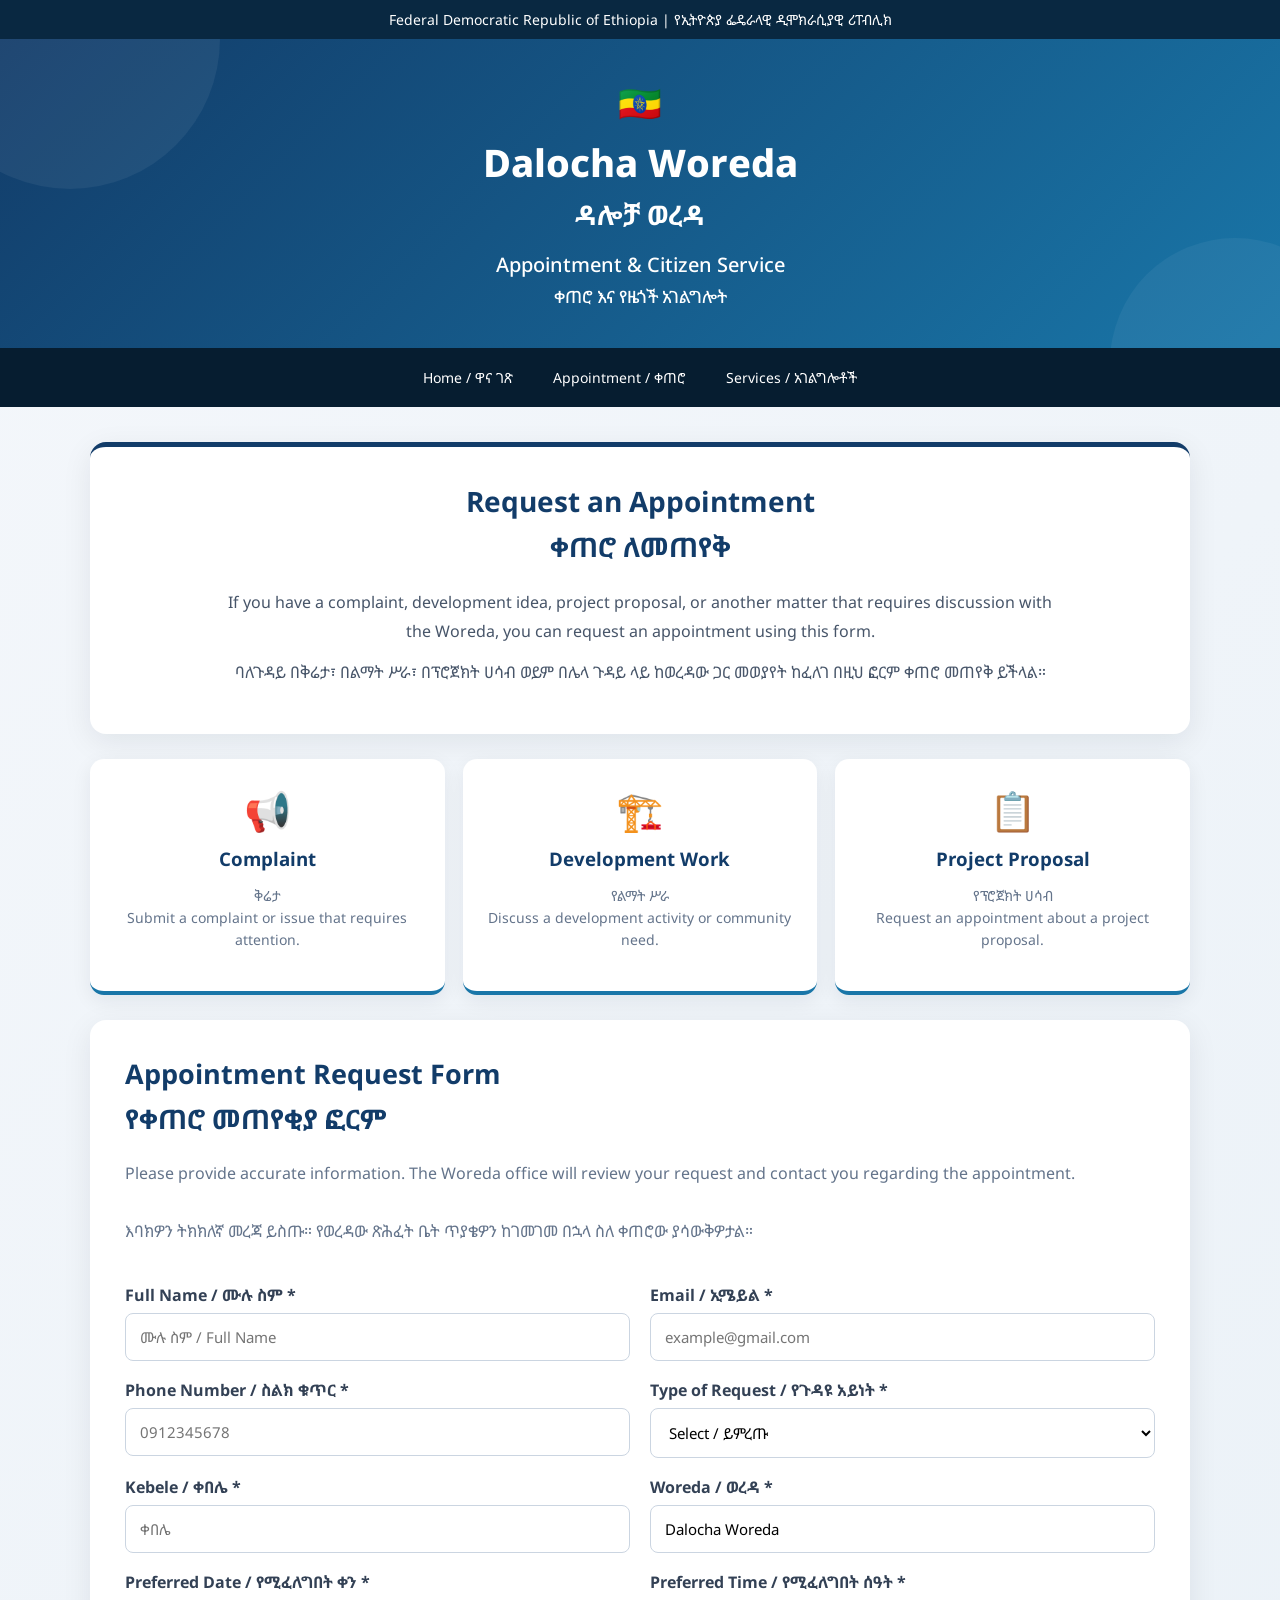
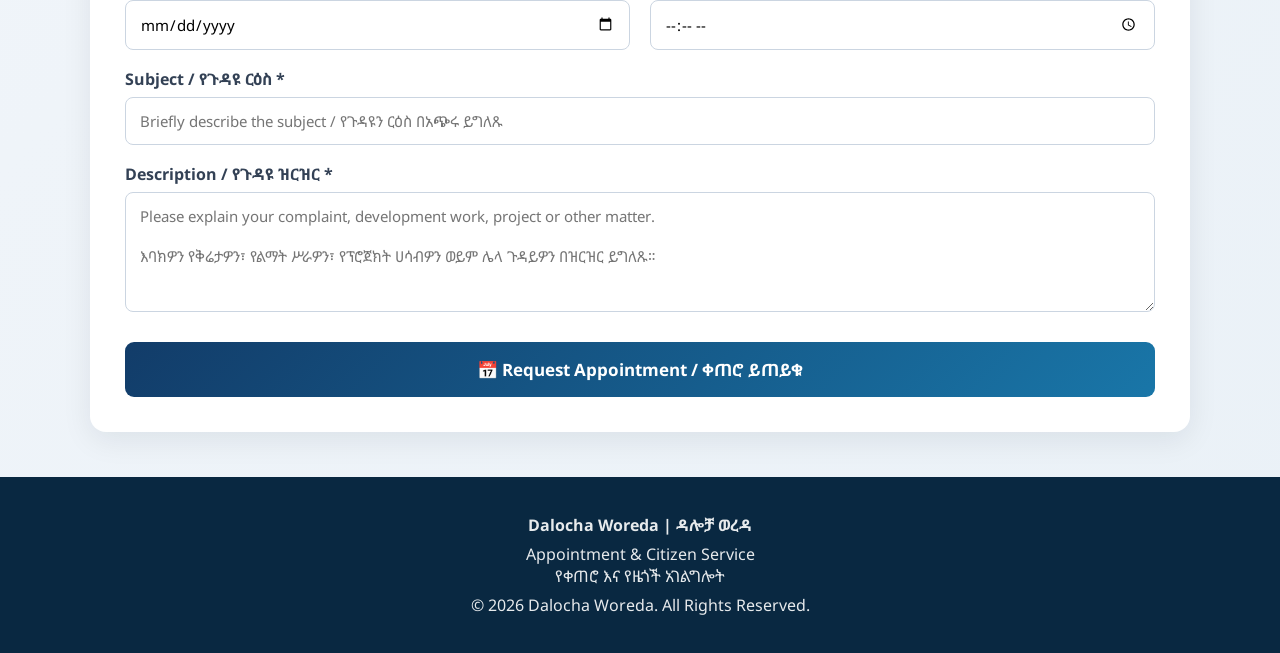
<file: appointment.html>
<!DOCTYPE html>
<html lang="en">

<head>

<meta charset="UTF-8">

<meta name="viewport"
      content="width=device-width, initial-scale=1.0">

<title>
Dalocha Woreda Appointment Service |
የዳሎቻ ወረዳ ቀጠሮ መያዣ አገልግሎት
</title>

<meta name="description"
content="Dalocha Woreda appointment and citizen service request system.">

<link rel="preconnect"
      href="https://fonts.googleapis.com">

<link rel="preconnect"
      href="https://fonts.gstatic.com"
      crossorigin>

<link href="https://fonts.googleapis.com/css2?family=Noto+Sans+Ethiopic:wght@400;500;600;700;800&display=swap"
      rel="stylesheet">

<style>

/* =========================
   GENERAL
========================= */

* {
    box-sizing: border-box;
}

body {
    margin: 0;

    font-family:
        "Noto Sans Ethiopic",
        Arial,
        sans-serif;

    background:
        linear-gradient(
            135deg,
            #f4f7fb,
            #eaf1f7
        );

    color: #1e293b;
}


/* =========================
   TOP BAR
========================= */

.top-bar {

    background: #092841;

    color: white;

    text-align: center;

    padding: 10px 15px;

    font-size: 14px;
}


/* =========================
   HEADER
========================= */

header {

    background:
        linear-gradient(
            135deg,
            #123c69,
            #1976a8
        );

    color: white;

    text-align: center;

    padding: 40px 20px;

    position: relative;

    overflow: hidden;
}

header::before {

    content: "";

    position: absolute;

    width: 300px;
    height: 300px;

    background:
        rgba(255,255,255,0.06);

    border-radius: 50%;

    top: -150px;
    left: -80px;
}

header::after {

    content: "";

    position: absolute;

    width: 250px;
    height: 250px;

    background:
        rgba(255,255,255,0.05);

    border-radius: 50%;

    right: -80px;
    bottom: -140px;
}

.header-content {

    position: relative;

    z-index: 2;

    max-width: 1000px;

    margin: auto;
}


/* =========================
   ETHIOPIA FLAG
========================= */

.flag {

    font-size: 35px;

    margin-bottom: 10px;
}


/* =========================
   HEADER TITLE
========================= */

header h1 {

    margin: 0;

    font-size: 38px;

    font-weight: 800;
}

.amharic-title {

    display: block;

    margin-top: 8px;

    font-size: 27px;

    font-weight: 700;
}

.subtitle {

    margin-top: 18px;

    font-size: 20px;

    font-weight: 500;
}

.subtitle-am {

    display: block;

    margin-top: 7px;

    font-size: 17px;
}


/* =========================
   NAVIGATION
========================= */

nav {

    background: #061d30;

    display: flex;

    justify-content: center;

    flex-wrap: wrap;

    gap: 6px;

    padding: 10px;
}

nav a {

    color: white;

    text-decoration: none;

    padding: 10px 17px;

    border-radius: 7px;

    transition: 0.25s;

    font-size: 14px;
}

nav a:hover {

    background: #185a8a;
}


/* =========================
   CONTAINER
========================= */

.container {

    width: 94%;

    max-width: 1100px;

    margin: 35px auto;
}


/* =========================
   INTRO CARD
========================= */

.intro {

    background: white;

    border-radius: 16px;

    padding: 35px;

    text-align: center;

    box-shadow:
        0 8px 30px
        rgba(15,23,42,0.08);

    border-top:
        5px solid #123c69;

    margin-bottom: 25px;
}

.intro h2 {

    color: #123c69;

    margin-top: 0;

    font-size: 28px;
}

.intro p {

    max-width: 850px;

    margin: 12px auto;

    line-height: 1.8;

    color: #475569;
}


/* =========================
   SERVICE TYPES
========================= */

.service-grid {

    display: grid;

    grid-template-columns:
        repeat(3, 1fr);

    gap: 18px;

    margin-bottom: 25px;
}

.service-card {

    background: white;

    padding: 25px;

    border-radius: 14px;

    text-align: center;

    box-shadow:
        0 6px 20px
        rgba(15,23,42,0.07);

    border-bottom:
        4px solid #1976a8;

    transition: 0.25s;
}

.service-card:hover {

    transform:
        translateY(-4px);

    box-shadow:
        0 10px 28px
        rgba(15,23,42,0.12);
}

.service-icon {

    font-size: 38px;

    margin-bottom: 10px;
}

.service-card h3 {

    color: #123c69;

    margin: 5px 0 8px;
}

.service-card p {

    color: #64748b;

    font-size: 14px;

    line-height: 1.6;
}


/* =========================
   FORM
========================= */

.form-container {

    background: white;

    border-radius: 16px;

    padding: 35px;

    box-shadow:
        0 8px 30px
        rgba(15,23,42,0.08);
}

.form-container h2 {

    margin-top: 0;

    color: #123c69;

    font-size: 27px;
}

.form-description {

    color: #64748b;

    line-height: 1.8;

    margin-bottom: 20px;
}

.form-row {

    display: grid;

    grid-template-columns:
        repeat(2, 1fr);

    gap: 20px;
}

.form-group {

    margin-top: 18px;
}

label {

    display: block;

    font-weight: 700;

    margin-bottom: 7px;

    color: #334155;
}

input,
select,
textarea {

    width: 100%;

    padding: 13px 14px;

    border:
        1px solid #cbd5e1;

    border-radius: 8px;

    font-family: inherit;

    font-size: 15px;

    background: white;
}

input:focus,
select:focus,
textarea:focus {

    outline: none;

    border-color: #1976a8;

    box-shadow:
        0 0 0 3px
        rgba(25,118,168,0.12);
}

textarea {

    min-height: 120px;

    resize: vertical;
}


/* =========================
   SUBMIT
========================= */

.submit-btn {

    width: 100%;

    border: none;

    background:
        linear-gradient(
            135deg,
            #123c69,
            #1976a8
        );

    color: white;

    padding: 16px;

    margin-top: 25px;

    border-radius: 9px;

    font-family: inherit;

    font-size: 17px;

    font-weight: 700;

    cursor: pointer;

    transition: 0.25s;
}

.submit-btn:hover {

    transform:
        translateY(-2px);

    box-shadow:
        0 7px 20px
        rgba(18,60,105,0.25);
}


/* =========================
   SUCCESS MESSAGE
========================= */

.success {

    display: none;

    background: #d1e7dd;

    color: #0f5132;

    padding: 20px;

    border-radius: 10px;

    margin-top: 20px;

    line-height: 1.8;
}


/* =========================
   FOOTER
========================= */

footer {

    background: #092841;

    color: white;

    text-align: center;

    padding: 30px 20px;

    margin-top: 45px;
}

footer p {

    margin: 7px 0;

    opacity: 0.9;
}


/* =========================
   MOBILE
========================= */

@media (max-width: 750px) {

    header h1 {
        font-size: 29px;
    }

    .amharic-title {
        font-size: 22px;
    }

    .service-grid {
        grid-template-columns: 1fr;
    }

    .form-row {
        grid-template-columns: 1fr;
        gap: 0;
    }

    .intro,
    .form-container {
        padding: 23px;
    }

    nav a {
        padding: 9px 12px;
    }

}

</style>

</head>


<body>


<!-- TOP BAR -->

<div class="top-bar">

    Federal Democratic Republic of Ethiopia
    |
    የኢትዮጵያ ፌዴራላዊ ዲሞክራሲያዊ ሪፐብሊክ

</div>


<!-- HEADER -->

<header>

<div class="header-content">

    <div class="flag">
        🇪🇹
    </div>

    <h1>

        Dalocha Woreda

        <span class="amharic-title">
            ዳሎቻ ወረዳ
        </span>

    </h1>

    <div class="subtitle">

        Appointment & Citizen Service

        <span class="subtitle-am">

            ቀጠሮ እና የዜጎች
            አገልግሎት

        </span>

    </div>

</div>

</header>


<!-- NAVIGATION -->

<nav>

<a href="index.html">
    Home / ዋና ገጽ
</a>

<a href="#appointment">
    Appointment / ቀጠሮ
</a>

<a href="#services">
    Services / አገልግሎቶች
</a>

</nav>


<main class="container">


<!-- INTRO -->

<section class="intro">

<h2>

    Request an Appointment

    <span class="amharic-title">

        ቀጠሮ ለመጠየቅ

    </span>

</h2>

<p>

    If you have a complaint, development idea,
    project proposal, or another matter that
    requires discussion with the Woreda,
    you can request an appointment using this form.

</p>

<p>

    ባለጉዳይ በቅሬታ፣ በልማት ሥራ፣
    በፕሮጀክት ሀሳብ ወይም በሌላ
    ጉዳይ ላይ ከወረዳው ጋር
    መወያየት ከፈለገ በዚህ
    ፎርም ቀጠሮ መጠየቅ ይችላል።

</p>

</section>


<!-- SERVICE TYPES -->

<section id="services">

<div class="service-grid">


<div class="service-card">

<div class="service-icon">
    📢
</div>

<h3>
    Complaint
</h3>

<p>
    ቅሬታ
    <br>
    Submit a complaint or issue
    that requires attention.
</p>

</div>


<div class="service-card">

<div class="service-icon">
    🏗️
</div>

<h3>
    Development Work
</h3>

<p>
    የልማት ሥራ
    <br>
    Discuss a development activity
    or community need.
</p>

</div>


<div class="service-card">

<div class="service-icon">
    📋
</div>

<h3>
    Project Proposal
</h3>

<p>
    የፕሮጀክት ሀሳብ
    <br>
    Request an appointment about
    a project proposal.
</p>

</div>

</div>

</section>


<!-- FORM -->

<section
    class="form-container"
    id="appointment">


<h2>

    Appointment Request Form

    <span class="amharic-title">

        የቀጠሮ መጠየቂያ ፎርም

    </span>

</h2>


<p class="form-description">

    Please provide accurate information.
    The Woreda office will review your
    request and contact you regarding
    the appointment.

    <br><br>

    እባክዎን ትክክለኛ መረጃ ይስጡ።
    የወረዳው ጽሕፈት ቤት ጥያቄዎን
    ከገመገመ በኋላ ስለ ቀጠሮው
    ያሳውቅዎታል።

</p>


<form
    id="appointmentForm"
    action="https://formspree.io/f/xaewwlde"
    method="POST">


<!-- NAME + EMAIL -->

<div class="form-row">


<div class="form-group">

<label for="fullName">

    Full Name /
    ሙሉ ስም *

</label>

<input
    type="text"
    id="fullName"
    name="fullName"
    placeholder="ሙሉ ስም / Full Name"
    minlength="3"
    required>

</div>


<div class="form-group">

<label for="email">

    Email /
    ኢሜይል *

</label>

<input
    type="email"
    id="email"
    name="email"
    placeholder="example@gmail.com"
    required>

</div>


</div>


<!-- PHONE + SERVICE -->

<div class="form-row">


<div class="form-group">

<label for="phone">

    Phone Number /
    ስልክ ቁጥር *

</label>

<input
    type="tel"
    id="phone"
    name="phone"
    placeholder="0912345678"
    pattern="(\+251|0)[97]\d{8}"
    required>

</div>


<div class="form-group">

<label for="serviceType">

    Type of Request /
    የጉዳዩ አይነት *

</label>

<select
    id="serviceType"
    name="serviceType"
    required>

<option
    value=""
    disabled
    selected>

    Select / ይምረጡ

</option>

<option value="Complaint">
    Complaint / ቅሬታ
</option>

<option value="Development Work">
    Development Work / የልማት ሥራ
</option>

<option value="Project">
    Project / ፕሮጀክት
</option>

<option value="Other">
    Other / ሌላ
</option>

</select>

</div>


</div>


<!-- LOCATION -->

<div class="form-row">


<div class="form-group">

<label for="kebele">

    Kebele /
    ቀበሌ *

</label>

<input
    type="text"
    id="kebele"
    name="kebele"
    placeholder="ቀበሌ"
    required>

</div>


<div class="form-group">

<label for="woreda">

    Woreda /
    ወረዳ *

</label>

<input
    type="text"
    id="woreda"
    name="woreda"
    value="Dalocha Woreda"
    required>

</div>


</div>


<!-- PREFERRED DATE -->

<div class="form-row">


<div class="form-group">

<label for="appointmentDate">

    Preferred Date /
    የሚፈለግበት ቀን *

</label>

<input
    type="date"
    id="appointmentDate"
    name="appointmentDate"
    required>

</div>


<div class="form-group">

<label for="appointmentTime">

    Preferred Time /
    የሚፈለግበት ሰዓት *

</label>

<input
    type="time"
    id="appointmentTime"
    name="appointmentTime"
    required>

</div>


</div>


<!-- SUBJECT -->

<div class="form-group">

<label for="subject">

    Subject /
    የጉዳዩ ርዕስ *

</label>

<input
    type="text"
    id="subject"
    name="subject"
    placeholder="Briefly describe the subject / የጉዳዩን ርዕስ በአጭሩ ይግለጹ"
    required>

</div>


<!-- MESSAGE -->

<div class="form-group">

<label for="message">

    Description /
    የጉዳዩ ዝርዝር *

</label>

<textarea
    id="message"
    name="message"
    placeholder="Please explain your complaint, development work, project or other matter.

እባክዎን የቅሬታዎን፣ የልማት ሥራዎን፣ የፕሮጀክት ሀሳብዎን ወይም ሌላ ጉዳይዎን በዝርዝር ይግለጹ።"
required></textarea>

</div>


<!-- SUBMIT -->

<button
    type="submit"
    class="submit-btn">

    📅 Request Appointment
    /
    ቀጠሮ ይጠይቁ

</button>


</form>


<!-- SUCCESS -->

<div
    id="successMessage"
    class="success">

<strong>

    Request submitted successfully!

</strong>

<br>

Your appointment request has been received.
The office will contact you using the phone
or email you provided.

<br><br>

<strong>

    ጥያቄዎ በተሳካ ሁኔታ ተልኳል!

</strong>

<br>

የቀጠሮ ጥያቄዎ ደርሶናል።
የወረዳው ጽሕፈት ቤት በሰጡት
ስልክ ወይም ኢሜይል ያነጋግርዎታል።

</div>


</section>

</main>


<!-- FOOTER -->

<footer>

<p>

<strong>
Dalocha Woreda
|
ዳሎቻ ወረዳ
</strong>

</p>

<p>

Appointment & Citizen Service

<br>

የቀጠሮ እና የዜጎች አገልግሎት

</p>

<p>

© 2026 Dalocha Woreda.
All Rights Reserved.

</p>

</footer>


<script>

/* =========================
   PREVENT PAST DATES
========================= */

const dateInput =
    document.getElementById(
        "appointmentDate"
    );

const today =
    new Date()
        .toISOString()
        .split("T")[0];

dateInput.min = today;


/* =========================
   FORM SUBMISSION MESSAGE
========================= */

document
    .getElementById("appointmentForm")
    .addEventListener(
        "submit",
        function() {

            document
                .getElementById(
                    "successMessage"
                )
                .style.display = "block";

        }
    );

</script>


</body>

</html>
</file>
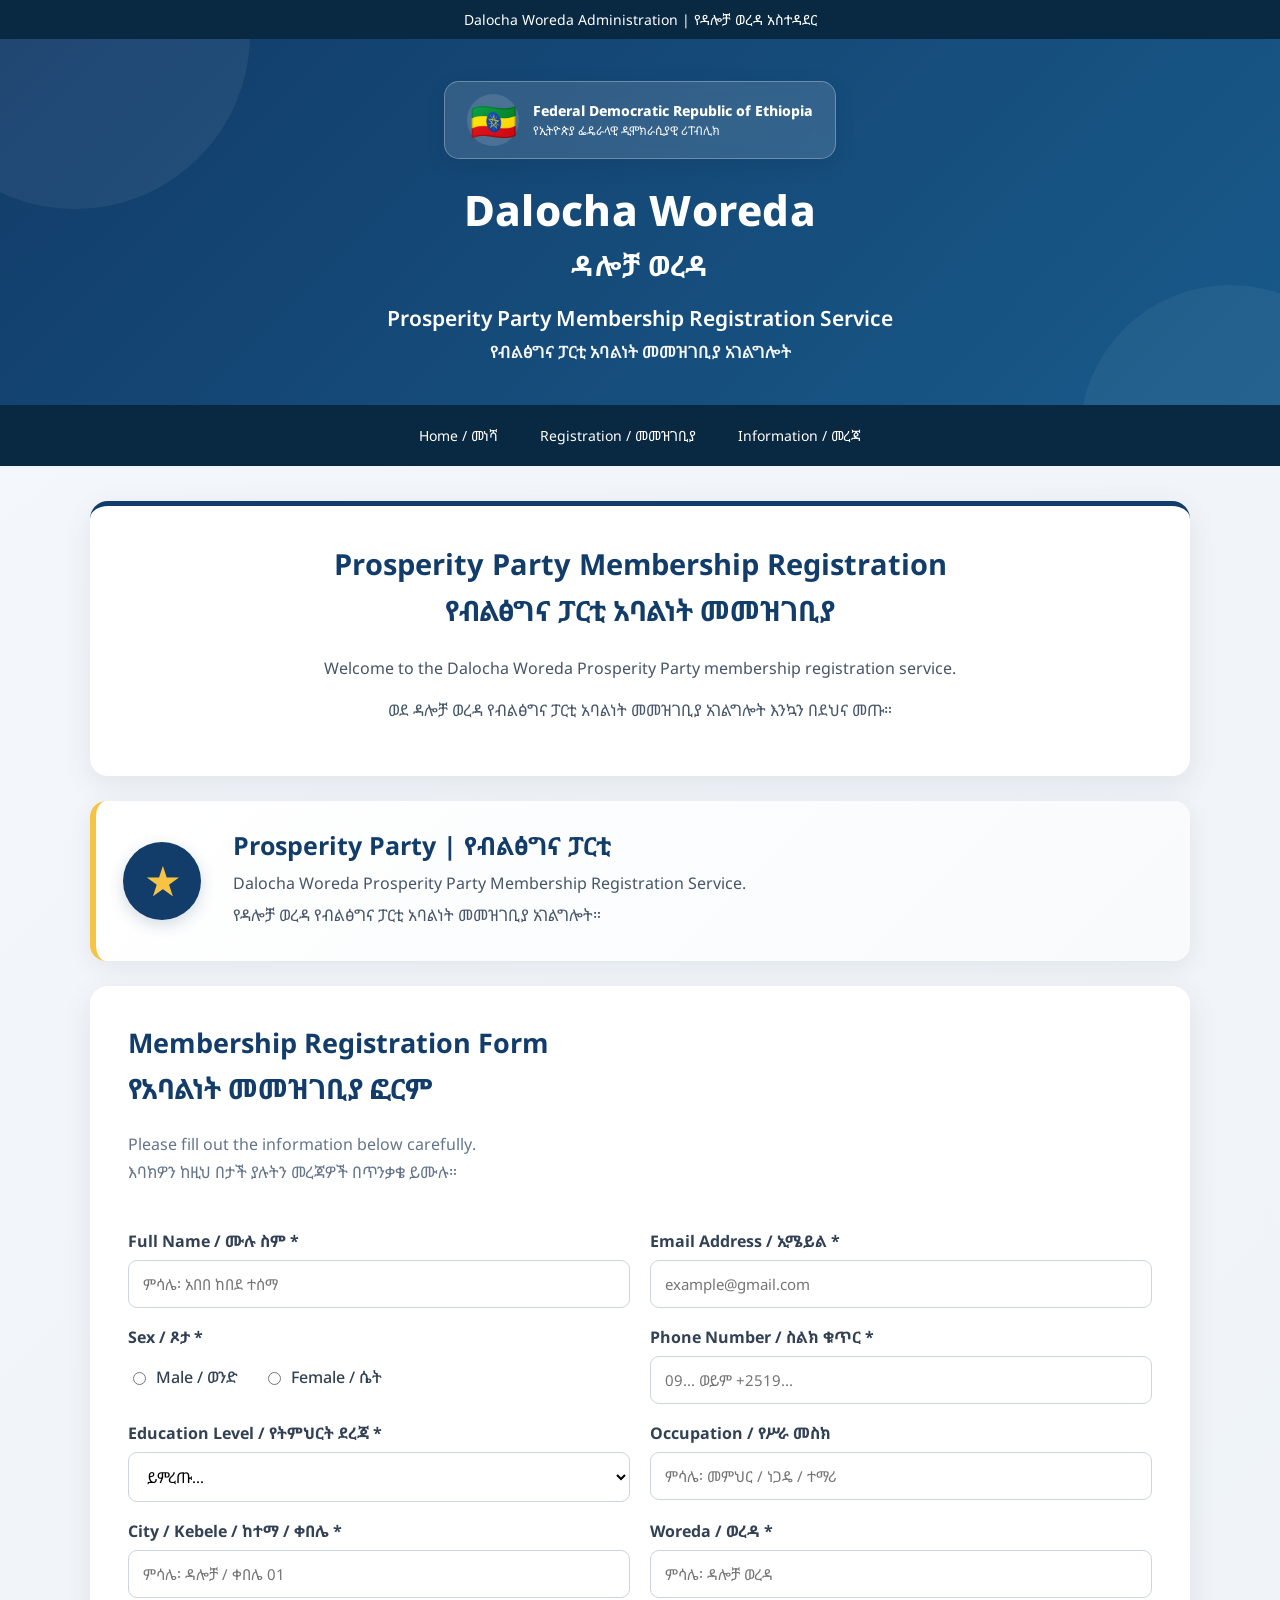
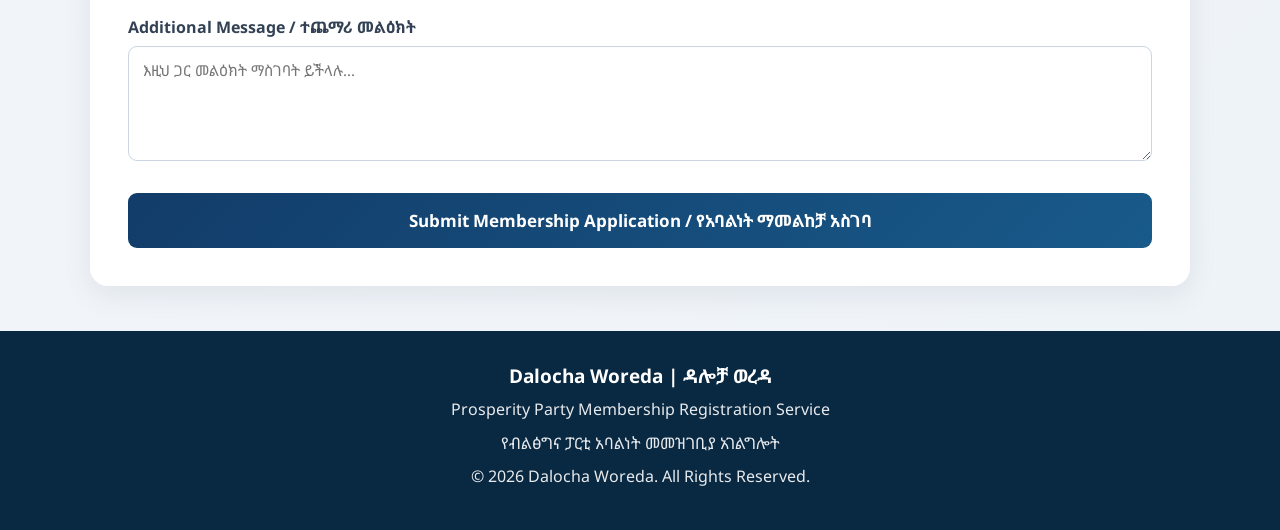
<file: Party-Membership.html>
<!DOCTYPE html>
<html lang="en">

<head>

    <meta charset="UTF-8">

    <meta name="viewport" content="width=device-width, initial-scale=1.0">

    <title>
        Dalocha Woreda Prosperity Party Membership Registration |
        የዳሎቻ ወረዳ የብልፅግና ፓርቲ አባልነት መመዝገቢያ
    </title>

    <meta
        name="description"
        content="Dalocha Woreda Prosperity Party membership registration service."
    >

    <link
        rel="preconnect"
        href="https://fonts.googleapis.com">

    <link
        rel="preconnect"
        href="https://fonts.gstatic.com"
        crossorigin>

    <link
        href="https://fonts.googleapis.com/css2?family=Noto+Sans+Ethiopic:wght@400;500;600;700;800&display=swap"
        rel="stylesheet">


    <style>

        * {
            box-sizing: border-box;
        }

        html {
            scroll-behavior: smooth;
        }

        body {
            margin: 0;
            font-family:
                "Noto Sans Ethiopic",
                Arial,
                sans-serif;

            background:
                linear-gradient(
                    135deg,
                    #f4f7fb,
                    #eef3f8
                );

            color: #1e293b;
        }


        /* =========================
           TOP BAR
        ========================== */

        .top-bar {
            background: #092841;
            color: white;
            padding: 10px 20px;
            text-align: center;
            font-size: 14px;
        }


        /* =========================
           HEADER
        ========================== */

        header {
            background:
                linear-gradient(
                    135deg,
                    #123c69,
                    #185a8a
                );

            color: white;

            padding: 42px 20px;

            text-align: center;

            position: relative;

            overflow: hidden;
        }


        header::before {
            content: "";

            position: absolute;

            width: 350px;
            height: 350px;

            border-radius: 50%;

            background:
                rgba(255,255,255,0.06);

            top: -180px;
            left: -100px;
        }


        header::after {
            content: "";

            position: absolute;

            width: 300px;
            height: 300px;

            border-radius: 50%;

            background:
                rgba(255,255,255,0.05);

            bottom: -180px;
            right: -100px;
        }


        .header-content {
            position: relative;
            z-index: 2;

            max-width: 1050px;

            margin: auto;
        }


        /* =========================
           ETHIOPIA GOVERNMENT BADGE
        ========================== */

        .party-badge {
            display: inline-flex;

            align-items: center;
            justify-content: center;

            gap: 14px;

            background:
                rgba(255,255,255,0.13);

            border:
                1px solid rgba(255,255,255,0.28);

            padding: 12px 22px;

            border-radius: 15px;

            color: white;

            box-shadow:
                0 6px 22px
                rgba(0,0,0,0.08);

            backdrop-filter: blur(8px);

            text-align: left;

            margin-bottom: 22px;
        }


        .ethiopia-flag {
            font-size: 38px;

            width: 52px;
            height: 52px;

            display: flex;

            align-items: center;
            justify-content: center;

            background:
                rgba(255,255,255,0.12);

            border-radius: 50%;

            flex-shrink: 0;
        }


        .government-text {
            line-height: 1.5;

            font-size: 13px;
        }


        .government-text strong {
            font-size: 14px;

            font-weight: 800;
        }


        .government-text span {
            font-size: 12px;

            opacity: 0.95;
        }


        /* =========================
           DALLOCHA TITLE
        ========================== */

        header h1 {
            margin: 0;

            font-size: 42px;

            font-weight: 800;

            letter-spacing: 0.3px;
        }


        .amharic-title {
            display: block;

            margin-top: 8px;

            font-size: 28px;

            font-weight: 700;
        }


        .header-subtitle {
            margin-top: 20px;

            font-size: 21px;

            font-weight: 600;
        }


        .header-subtitle-am {
            display: block;

            margin-top: 8px;

            font-size: 17px;

            opacity: 0.95;
        }


        /* =========================
           NAVIGATION
        ========================== */

        nav {
            background: #092841;

            display: flex;

            justify-content: center;

            flex-wrap: wrap;

            gap: 6px;

            padding: 10px;
        }


        nav a {
            color: white;

            text-decoration: none;

            padding: 11px 18px;

            border-radius: 7px;

            transition: 0.25s;

            font-size: 14px;
        }


        nav a:hover {
            background: #185a8a;
        }


        /* =========================
           MAIN CONTAINER
        ========================== */

        .container {
            width: 94%;

            max-width: 1100px;

            margin: 35px auto;
        }


        /* =========================
           HERO
        ========================== */

        .hero {
            background: white;

            border-radius: 18px;

            padding: 38px;

            text-align: center;

            box-shadow:
                0 8px 30px
                rgba(15,23,42,0.08);

            border-top:
                5px solid #123c69;

            margin-bottom: 25px;
        }


        .hero h2 {
            color: #123c69;

            margin-top: 0;

            font-size: 29px;
        }


        .hero p {
            max-width: 850px;

            margin: 12px auto;

            line-height: 1.9;

            color: #475569;
        }


        /* =========================
           PARTY INFORMATION
        ========================== */

        .party-card {
            display: grid;

            grid-template-columns: 90px 1fr;

            gap: 20px;

            align-items: center;

            background:
                linear-gradient(
                    135deg,
                    #ffffff,
                    #f8fafc
                );

            border-radius: 16px;

            padding: 27px;

            margin-bottom: 25px;

            box-shadow:
                0 6px 25px
                rgba(15,23,42,0.07);

            border-left:
                6px solid #f6c344;
        }


        .party-icon {
            width: 78px;
            height: 78px;

            border-radius: 50%;

            display: flex;

            align-items: center;
            justify-content: center;

            background: #123c69;

            color: #f6c344;

            font-size: 36px;

            font-weight: bold;

            box-shadow:
                0 5px 15px
                rgba(18,60,105,0.18);
        }


        .party-card h2 {
            margin: 0 0 8px;

            color: #123c69;

            font-size: 25px;
        }


        .party-card p {
            margin: 5px 0;

            color: #475569;

            line-height: 1.7;
        }


        /* =========================
           FORM
        ========================== */

        .form-container {
            background: white;

            border-radius: 18px;

            padding: 38px;

            box-shadow:
                0 8px 30px
                rgba(15,23,42,0.08);
        }


        .form-container h2 {
            color: #123c69;

            margin-top: 0;

            font-size: 27px;
        }


        .form-description {
            color: #64748b;

            line-height: 1.8;

            margin-bottom: 25px;
        }


        .form-row {
            display: grid;

            grid-template-columns:
                repeat(2, 1fr);

            gap: 20px;
        }


        .form-group {
            margin-top: 18px;
        }


        label {
            display: block;

            font-weight: 700;

            margin-bottom: 8px;

            color: #334155;
        }


        input,
        select,
        textarea {
            width: 100%;

            padding: 13px 14px;

            border:
                1px solid #cbd5e1;

            border-radius: 9px;

            font-size: 15px;

            font-family: inherit;

            background: white;

            transition: 0.2s;
        }


        input:focus,
        select:focus,
        textarea:focus {
            outline: none;

            border-color: #123c69;

            box-shadow:
                0 0 0 3px
                rgba(18,60,105,0.10);
        }


        textarea {
            resize: vertical;

            min-height: 115px;
        }


        /* =========================
           RADIO
        ========================== */

        .radio-group {
            display: flex;

            gap: 25px;

            padding: 10px 0;
        }


        .radio-group label {
            display: flex;

            align-items: center;

            gap: 7px;

            font-weight: 500;

            margin: 0;
        }


        .radio-group input {
            width: auto;
        }


        /* =========================
           SUBMIT
        ========================== */

        .submit-btn {
            width: 100%;

            background:
                linear-gradient(
                    135deg,
                    #123c69,
                    #185a8a
                );

            color: white;

            border: none;

            padding: 16px;

            margin-top: 27px;

            border-radius: 9px;

            font-size: 17px;

            font-weight: 700;

            cursor: pointer;

            transition: 0.25s;

            font-family: inherit;
        }


        .submit-btn:hover {
            transform:
                translateY(-2px);

            box-shadow:
                0 7px 18px
                rgba(18,60,105,0.25);
        }


        /* =========================
           FOOTER
        ========================== */

        footer {
            background: #092841;

            color: white;

            text-align: center;

            padding: 32px 20px;

            margin-top: 45px;
        }


        footer strong {
            font-size: 19px;
        }


        footer p {
            margin: 8px 0;

            opacity: 0.9;

            line-height: 1.6;
        }


        /* =========================
           MOBILE
        ========================== */

        @media (max-width: 700px) {

            .top-bar {
                font-size: 12px;
            }


            header {
                padding: 30px 15px;
            }


            header h1 {
                font-size: 29px;
            }


            .amharic-title {
                font-size: 22px;
            }


            .header-subtitle {
                font-size: 17px;
            }


            .header-subtitle-am {
                font-size: 14px;
            }


            .government-badge {
                width: 100%;

                max-width: 450px;

                padding: 10px 14px;
            }


            .ethiopia-flag {
                font-size: 30px;

                width: 45px;
                height: 45px;
            }


            .government-text {
                font-size: 11px;
            }


            .government-text strong {
                font-size: 12px;
            }


            .government-text span {
                font-size: 10px;
            }


            nav a {
                padding: 9px 11px;

                font-size: 12px;
            }


            .form-row {
                grid-template-columns: 1fr;

                gap: 0;
            }


            .party-card {
                grid-template-columns: 1fr;

                text-align: center;
            }


            .party-icon {
                margin: auto;
            }


            .hero,
            .form-container {
                padding: 23px;
            }


            .hero h2 {
                font-size: 23px;
            }


            .form-container h2 {
                font-size: 23px;
            }


            .radio-group {
                flex-direction: column;

                gap: 8px;
            }

        }

    </style>

</head>


<body>


    <!-- =========================
         TOP GOVERNMENT BAR
    ========================== -->

    <div class="top-bar">

        Dalocha Woreda Administration
        |
        የዳሎቻ ወረዳ አስተዳደር

    </div>


    <!-- =========================
         HEADER
    ========================== -->

    <header>

        <div class="header-content">


            <!-- ETHIOPIA -->

            <div class="party-badge government-badge">

                <span class="ethiopia-flag">
                    🇪🇹
                </span>

                <span class="government-text">

                    <strong>
                        Federal Democratic Republic of Ethiopia
                    </strong>

                    <br>

                    <span>
                        የኢትዮጵያ ፌዴራላዊ
                        ዲሞክራሲያዊ ሪፐብሊክ
                    </span>

                </span>

            </div>


            <!-- DALLOCHA -->

            <h1>

                Dalocha Woreda

                <span class="amharic-title">
                    ዳሎቻ ወረዳ
                </span>

            </h1>


            <!-- PROSPERITY PARTY -->

            <div class="header-subtitle">

                Prosperity Party Membership
                Registration Service

                <span class="header-subtitle-am">

                    የብልፅግና ፓርቲ
                    አባልነት መመዝገቢያ
                    አገልግሎት

                </span>

            </div>

        </div>

    </header>


    <!-- =========================
         NAVIGATION
    ========================== -->

    <nav>

        <a href="index.html">
            Home / መነሻ
        </a>

        <a href="#register">
            Registration / መመዝገቢያ
        </a>

        <a href="#information">
            Information / መረጃ
        </a>

    </nav>


    <!-- =========================
         MAIN
    ========================== -->

    <main class="container">


        <!-- HERO -->

        <section class="hero">

            <h2>

                Prosperity Party Membership
                Registration

                <span class="amharic-title">

                    የብልፅግና ፓርቲ
                    አባልነት መመዝገቢያ

                </span>

            </h2>


            <p>

                Welcome to the Dalocha Woreda
                Prosperity Party membership
                registration service.

            </p>


            <p>

                ወደ ዳሎቻ ወረዳ
                የብልፅግና ፓርቲ
                አባልነት መመዝገቢያ
                አገልግሎት
                እንኳን በደህና መጡ።

            </p>

        </section>


        <!-- =========================
             PARTY INFORMATION
        ========================== -->

        <section
            class="party-card"
            id="information">

            <div class="party-icon">
                ★
            </div>


            <div>

                <h2>

                    Prosperity Party
                    |
                    የብልፅግና ፓርቲ

                </h2>


                <p>

                    Dalocha Woreda Prosperity Party
                    Membership Registration Service.

                </p>


                <p>

                    የዳሎቻ ወረዳ
                    የብልፅግና ፓርቲ
                    አባልነት መመዝገቢያ
                    አገልግሎት።

                </p>

            </div>

        </section>


        <!-- =========================
             REGISTRATION FORM
        ========================== -->

        <section
            class="form-container"
            id="register">


            <h2>

                Membership Registration Form

                <span class="amharic-title">

                    የአባልነት መመዝገቢያ ፎርም

                </span>

            </h2>


            <p class="form-description">

                Please fill out the information
                below carefully.

                <br>

                እባክዎን ከዚህ በታች ያሉትን
                መረጃዎች በጥንቃቄ ይሙሉ።

            </p>


            <!-- FORMSPREE FORM -->

            <form
                action="https://formspree.io/f/xaewwlde"
                method="POST">


                <!-- FULL NAME + EMAIL -->

                <div class="form-row">


                    <div class="form-group">

                        <label for="fullName">

                            Full Name /
                            ሙሉ ስም *

                        </label>


                        <input
                            type="text"
                            id="fullName"
                            name="fullName"
                            minlength="3"
                            placeholder="ምሳሌ፡ አበበ ከበደ ተሰማ"
                            required>

                    </div>


                    <div class="form-group">

                        <label for="email">

                            Email Address /
                            ኢሜይል *

                        </label>


                        <input
                            type="email"
                            id="email"
                            name="_replyto"
                            placeholder="example@gmail.com"
                            required>

                    </div>

                </div>


                <!-- GENDER + PHONE -->

                <div class="form-row">


                    <div class="form-group">

                        <label>

                            Sex / ጾታ *

                        </label>


                        <div class="radio-group">


                            <label>

                                <input
                                    type="radio"
                                    name="gender"
                                    value="Male"
                                    required>

                                Male / ወንድ

                            </label>


                            <label>

                                <input
                                    type="radio"
                                    name="gender"
                                    value="Female">

                                Female / ሴት

                            </label>


                        </div>

                    </div>


                    <div class="form-group">

                        <label for="phone">

                            Phone Number /
                            ስልክ ቁጥር *

                        </label>


                        <input
                            type="tel"
                            id="phone"
                            name="phone"
                            pattern="(\+251|0)[97]\d{8}"
                            title="Please enter a valid Ethiopian phone number"
                            placeholder="09... ወይም +2519..."
                            required>

                    </div>

                </div>


                <!-- EDUCATION + OCCUPATION -->

                <div class="form-row">


                    <div class="form-group">

                        <label for="education">

                            Education Level /
                            የትምህርት ደረጃ *

                        </label>


                        <select
                            id="education"
                            name="education"
                            required>


                            <option
                                value=""
                                disabled
                                selected>

                                ይምረጡ...

                            </option>


                            <option value="Primary">

                                Primary /
                                መሰረታዊ

                            </option>


                            <option value="HighSchool">

                                High School /
                                ሁለተኛ ደረጃ

                            </option>


                            <option value="TVET">

                                Diploma /
                                ዲፕሎማ

                            </option>


                            <option value="Bachelor">

                                Bachelor's Degree /
                                የመጀመሪያ ዲግሪ

                            </option>


                            <option value="Master">

                                Master's Degree /
                                ማስተርስ

                            </option>


                            <option value="PhD">

                                Doctorate /
                                ዶክተሬት

                            </option>


                            <option value="Other">

                                Other / ሌላ

                            </option>


                        </select>

                    </div>


                    <div class="form-group">

                        <label for="occupation">

                            Occupation /
                            የሥራ መስክ

                        </label>


                        <input
                            type="text"
                            id="occupation"
                            name="occupation"
                            placeholder="ምሳሌ፡ መምህር / ነጋዴ / ተማሪ">

                    </div>

                </div>


                <!-- CITY + WOREDA -->

                <div class="form-row">


                    <div class="form-group">

                        <label for="city">

                            City / Kebele /
                            ከተማ / ቀበሌ *

                        </label>


                        <input
                            type="text"
                            id="city"
                            name="city"
                            placeholder="ምሳሌ፡ ዳሎቻ / ቀበሌ 01"
                            required>

                    </div>


                    <div class="form-group">

                        <label for="woreda">

                            Woreda / ወረዳ *

                        </label>


                        <input
                            type="text"
                            id="woreda"
                            name="woreda"
                            placeholder="ምሳሌ፡ ዳሎቻ ወረዳ"
                            required>

                    </div>

                </div>


                <!-- MESSAGE -->

                <div class="form-group">

                    <label for="formMessage">

                        Additional Message /
                        ተጨማሪ መልዕክት

                    </label>


                    <textarea
                        id="formMessage"
                        name="message"
                        rows="4"
                        placeholder="እዚህ ጋር መልዕክት ማስገባት ይችላሉ..."></textarea>

                </div>


                <!-- SUBMIT -->

                <button
                    type="submit"
                    class="submit-btn">

                    Submit Membership Application
                    /
                    የአባልነት ማመልከቻ አስገባ

                </button>


            </form>

        </section>


    </main>


    <!-- =========================
         FOOTER
    ========================== -->

    <footer>


        <strong>

            Dalocha Woreda
            |
            ዳሎቻ ወረዳ

        </strong>


        <p>

            Prosperity Party Membership
            Registration Service

        </p>


        <p>

            የብልፅግና ፓርቲ
            አባልነት መመዝገቢያ
            አገልግሎት

        </p>


        <p>

            © 2026 Dalocha Woreda.
            All Rights Reserved.

        </p>


    </footer>


</body>

</html>
</file>
